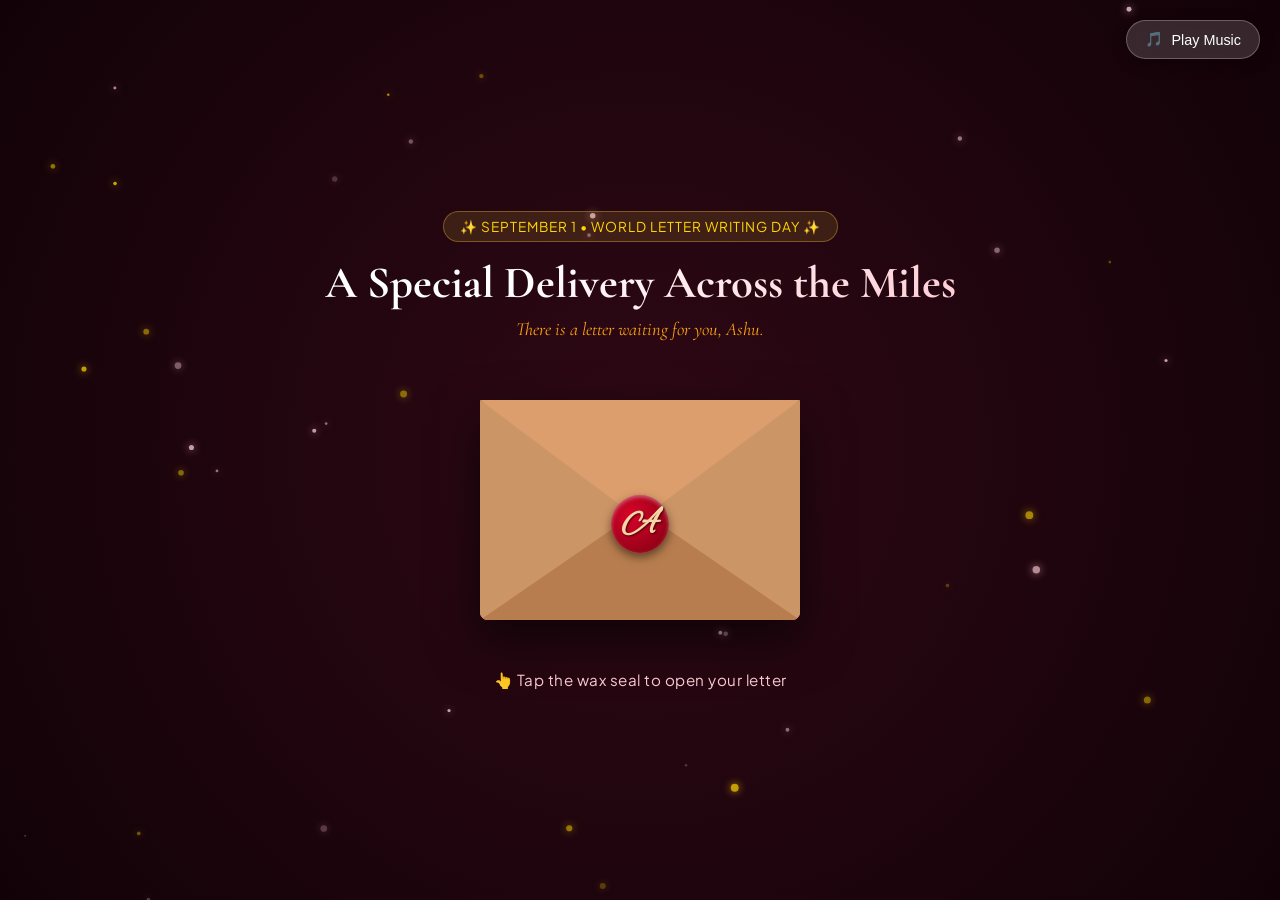
<file: index.html>
<!DOCTYPE html>
<html lang="en">
<head>
  <meta charset="UTF-8">
  <meta name="viewport" content="width=device-width, initial-scale=1.0">
  <title>A Letter for Ashu ✉️ | World Letter Writing Day</title>
  <link rel="preconnect" href="https://fonts.googleapis.com">
  <link rel="preconnect" href="https://fonts.gstatic.com" crossorigin>
  <link href="https://fonts.googleapis.com/css2?family=Alex+Brush&family=Cormorant+Garamond:ital,wght@0,400;0,600;0,700;1,400;1,600&family=Plus+Jakarta+Sans:wght@300;400;500;600&family=Sacramento&display=swap" rel="stylesheet">
  <link rel="stylesheet" href="style.css">
</head>
<body>
  <!-- Canvas for floating ambient particles -->
  <canvas id="ambient-canvas"></canvas>

  <!-- Sound Toggle Control -->
  <div class="music-controller">
    <button id="music-btn" title="Toggle Melodies">
      <span class="music-icon">🎵</span>
      <span class="music-label">Play Music</span>
    </button>
  </div>

  <!-- Animated Messenger Carrier Bird Flying Across the Sky -->
  <div class="messenger-bird-container" id="messenger-bird" title="Carrier Bird delivering letter to Ashu">
    <div class="bird-flight-wrapper">
      <svg class="carrier-bird-svg" viewBox="0 0 70 50" width="64" height="46">
        <!-- Back Wing -->
        <path class="bird-wing-back" d="M28 22 C18 6, 6 10, 2 18 C10 20, 20 22, 28 25 Z" fill="#e2e8f0"/>
        <!-- Bird Body -->
        <path class="bird-body" d="M20 25 C26 22, 38 22, 48 25 C54 27, 58 26, 56 23 C48 20, 40 19, 30 22 C24 18, 16 18, 8 23 C4 25, 2 28, 4 30 C10 28, 16 26, 20 25 Z" fill="#ffffff"/>
        <!-- Front Wing -->
        <path class="bird-wing-front" d="M26 23 C34 4, 46 6, 54 12 C46 17, 36 21, 28 24 Z" fill="#ffffff"/>
        <!-- Eye -->
        <circle cx="52" cy="23" r="1.2" fill="#2d1810"/>
        <!-- Beak -->
        <polygon points="55,23 61,25 55,27" fill="#fca311"/>
        <!-- Letter envelope carried in beak -->
        <g class="bird-envelope-carried" transform="translate(48, 25) scale(0.65)">
          <rect x="0" y="0" width="16" height="11" rx="1.5" fill="#fcf9f2" stroke="#d4af37" stroke-width="0.8"/>
          <polygon points="0,0 8,6 16,0" fill="#eedcc6" stroke="#d4af37" stroke-width="0.6"/>
          <circle cx="8" cy="6" r="1.5" fill="#e63946"/>
        </g>
      </svg>
    </div>
  </div>

  <div class="main-container">

    <!-- ================= INITIAL ENVELOPE SCREEN ================= -->
    <section id="envelope-section" class="screen-section active">
      <div class="floating-intro">
        <span class="tag-badge">✨ September 1 • World Letter Writing Day ✨</span>
        <h1 class="intro-title">A Special Delivery Across the Miles</h1>
        <p class="intro-sub">There is a letter waiting for you, Ashu.</p>
      </div>

      <div class="envelope-wrapper" id="envelope-wrapper">
        <div class="envelope" id="envelope">
          <div class="envelope-back"></div>
          <div class="envelope-letter-preview">
            <p class="preview-text">Dear Ashu...</p>
          </div>
          <div class="envelope-front"></div>
          <div class="envelope-top" id="envelope-top"></div>
          <div class="wax-seal" id="wax-seal" title="Click to open letter">
            <span class="seal-letter">A</span>
            <div class="seal-sparkle"></div>
          </div>
        </div>
      </div>
      <p class="tap-hint">👆 Tap the wax seal to open your letter</p>
    </section>

    <!-- ================= OPENED LETTER CONTENT SECTION ================= -->
    <section id="letter-section" class="screen-section hidden">
      <div class="letter-page-wrapper">
        
        <!-- Header Ribbon -->
        <div class="distance-ribbon">
          <div class="location-dot">
            <span class="dot-pulse"></span>
            <span>Rahad</span>
          </div>
          <div class="connection-line">
            <span class="plane-icon">✈️</span>
            <span class="heart-pulse">✉️</span>
          </div>
          <div class="location-dot">
            <span class="dot-pulse"></span>
            <span>Ashu</span>
          </div>
        </div>

        <!-- The Vintage Paper Letter -->
        <article class="parchment-letter">
          <div class="letter-stamp">
            <div class="stamp-inner">
              <span>SPECIAL DELIVERY</span>
              <strong>FRIENDSHIP</strong>
              <small>SEPT 1</small>
            </div>
          </div>

          <div class="letter-header">
            <h2 class="salutation">Dear Ashu,</h2>
            <div class="letter-date">World Letter Writing Day</div>
          </div>

          <div class="letter-body">
            <p class="letter-p">
              Today is <strong>World Letter Writing Day</strong>, and it felt like the perfect occasion to send a short, thoughtful note across the miles.
            </p>
            
            <p class="letter-p">
              Even though distance and busy daily schedules keep us in different places, I genuinely value our connection and friendship. It is always great catching up with you, and I truly appreciate your positive outlook, good conversations, and reliable presence.
            </p>

            <blockquote class="letter-quote">
              "Distance means very little when a friendship is built on mutual respect and good memories."
            </blockquote>

            <p class="letter-p">
              Life can move quickly with work and routine, but having dependable and sincere friends like you makes a meaningful difference. I hope everything is progressing well on your end with your projects, goals, and personal endeavors.
            </p>

            <p class="letter-p">
              Thank you for being a great friend, Ashu. Whenever you need someone to bounce ideas off of or simply catch up, don't hesitate to reach out. Let's make sure to stay connected and catch up properly soon.
            </p>
          </div>

          <div class="letter-footer">
            <p class="sign-off-title">Wishing you all the best,</p>
            <p class="sign-off-note">Warm regards and respect,</p>
            <div class="signature">Your Friend, Rahad ✨</div>
          </div>
        </article>

        <!-- Interactive Friendly Actions -->
        <div class="interactive-actions">
          <button id="send-hug-btn" class="action-pill-btn primary">
            <span class="btn-icon">🤝</span> Send Warm Regards & High-Five
          </button>
          <button id="toggle-reasons-btn" class="action-pill-btn secondary">
            <span class="btn-icon">📋</span> "Open When..." Helpful Notes
          </button>
        </div>

        <!-- ================= SECRET "OPEN WHEN" NOTES ================= -->
        <div id="secret-notes-container" class="secret-notes-container">
          <h3 class="section-heading">Notes for Whenever You Need Them 🕊️</h3>
          <div class="notes-grid">
            
            <div class="note-card" data-note="1">
              <div class="card-inner">
                <div class="card-front">
                  <span class="card-icon">☕</span>
                  <h4>Open when you need a break</h4>
                  <span class="tap-card-prompt">Tap to unfold</span>
                </div>
                <div class="card-back">
                  <p>Take a 5-minute breather, grab a warm cup of coffee or tea, and clear your head. You're doing great work, Ashu!</p>
                </div>
              </div>
            </div>

            <div class="note-card" data-note="2">
              <div class="card-inner">
                <div class="card-front">
                  <span class="card-icon">🎯</span>
                  <h4>Open when working on goals</h4>
                  <span class="tap-card-prompt">Tap to unfold</span>
                </div>
                <div class="card-back">
                  <p>Stay focused and stay consistent. With your discipline and dedication, you're bound to hit every milestone you set.</p>
                </div>
              </div>
            </div>

            <div class="note-card" data-note="3">
              <div class="card-inner">
                <div class="card-front">
                  <span class="card-icon">🌧️</span>
                  <h4>Open on a demanding day</h4>
                  <span class="tap-card-prompt">Tap to unfold</span>
                </div>
                <div class="card-back">
                  <p>Work and daily responsibilities can get overwhelming. Take things one step at a time—you've got the capability to handle it all.</p>
                </div>
              </div>
            </div>

            <div class="note-card" data-note="4">
              <div class="card-inner">
                <div class="card-front">
                  <span class="card-icon">💬</span>
                  <h4>Open when you want to catch up</h4>
                  <span class="tap-card-prompt">Tap to unfold</span>
                </div>
                <div class="card-back">
                  <p>Never hesitate to ping me or drop a call whenever you have free time. Always looking forward to our next conversation!</p>
                </div>
              </div>
            </div>

          </div>
        </div>

        <!-- ================= FRIENDSHIP CONNECTION CARD ================= -->
        <div class="promise-card">
          <div class="promise-icon">🤝</div>
          <h3>Staying Connected Across Distance</h3>
          <p>A good friendship doesn't require constant messages—it simply picks right back up whenever we connect.</p>
          <div class="love-counter">
            <span class="counter-badge">Distance: Many Miles</span>
            <span class="divider">•</span>
            <span class="counter-badge highlight">Connection: Always Strong</span>
          </div>
        </div>

        <!-- Footer -->
        <footer class="site-footer">
          <p>Sent with warm regards and friendship by Rahad for Ashu on World Letter Writing Day ✉️</p>
        </footer>

      </div>
    </section>

  </div>

  <!-- Floating Sparkle/Star Bursts Container -->
  <div id="heart-burst-zone"></div>

  <script src="script.js"></script>
</body>
</html>
</file>
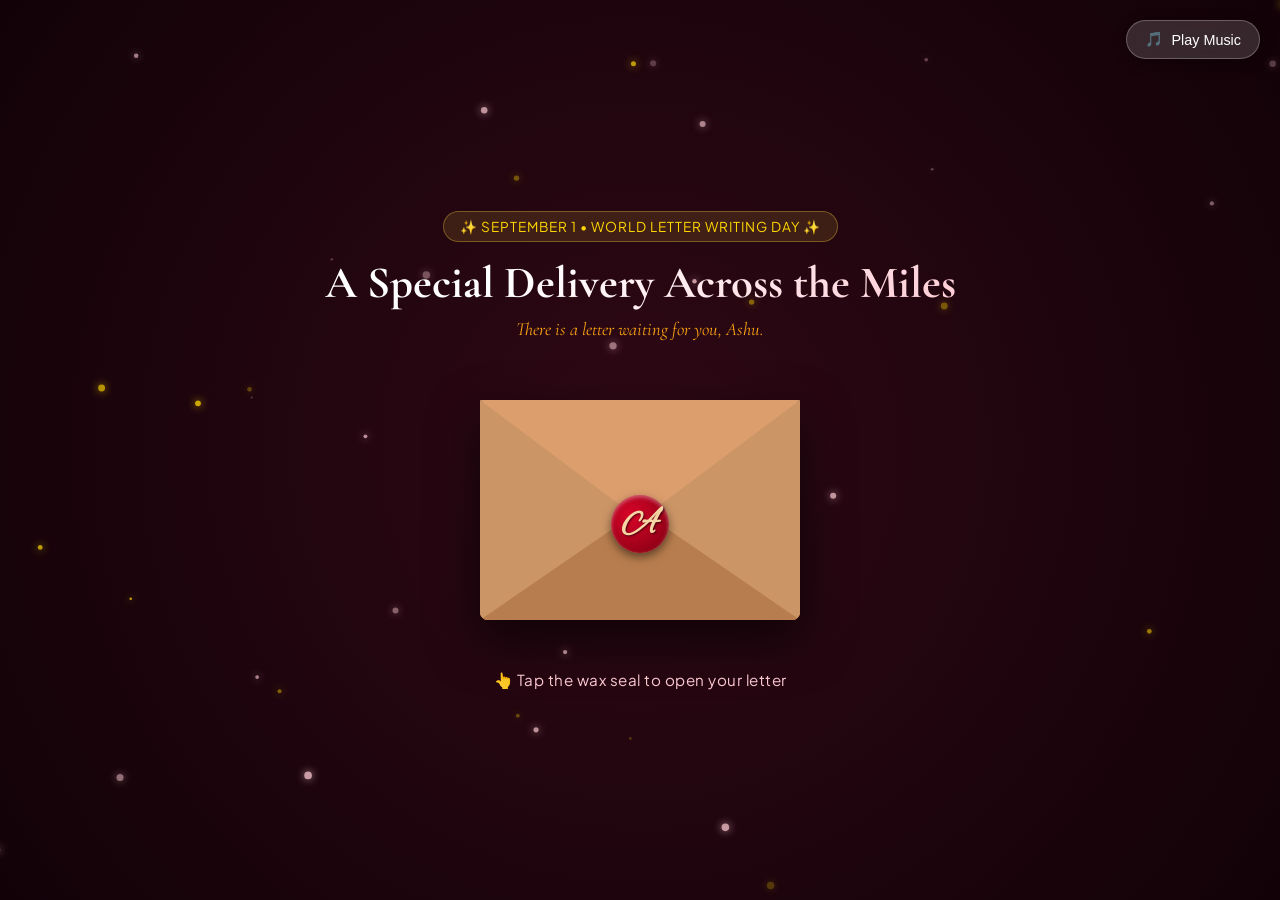
<file: love-letter-for-rani-single-file.html>
<!DOCTYPE html>
<html lang="en">
<head>
  <meta charset="UTF-8">
  <meta name="viewport" content="width=device-width, initial-scale=1.0">
  <title>A Letter for Ashu ✉️ | World Letter Writing Day</title>
  <link rel="preconnect" href="https://fonts.googleapis.com">
  <link rel="preconnect" href="https://fonts.gstatic.com" crossorigin>
  <link href="https://fonts.googleapis.com/css2?family=Alex+Brush&family=Cormorant+Garamond:ital,wght@0,400;0,600;0,700;1,400;1,600&family=Plus+Jakarta+Sans:wght@300;400;500;600&family=Sacramento&display=swap" rel="stylesheet">
  <style>
    :root {
      --primary-rose: #e63946;
      --deep-wine: #2b0914;
      --bg-gradient: radial-gradient(circle at center, #2e0815 0%, #120208 100%);
      --parchment-bg: #fcf9f2;
      --parchment-border: #eedcc6;
      --text-dark: #2d1810;
      --text-muted: #6e5449;
      --gold-accent: #d4af37;
      --gold-glow: rgba(212, 175, 55, 0.4);
      --wax-red: #9e1b26;
      --wax-dark: #6e0d16;
      --shadow-soft: 0 10px 30px rgba(0, 0, 0, 0.35);
      --shadow-deep: 0 20px 50px rgba(0, 0, 0, 0.6);
      --card-bg: rgba(255, 255, 255, 0.07);
    }
    * { margin: 0; padding: 0; box-sizing: border-box; }
    body {
      font-family: 'Plus Jakarta Sans', sans-serif;
      background: var(--bg-gradient);
      color: #fff;
      min-height: 100vh;
      overflow-x: hidden;
      position: relative;
    }
    #ambient-canvas {
      position: fixed;
      top: 0; left: 0;
      width: 100vw; height: 100vh;
      pointer-events: none;
      z-index: 1;
    }
    .music-controller {
      position: fixed;
      top: 20px; right: 20px;
      z-index: 100;
    }
    #music-btn {
      background: rgba(255, 255, 255, 0.15);
      backdrop-filter: blur(10px);
      border: 1px solid rgba(255, 255, 255, 0.25);
      color: #fff;
      padding: 10px 18px;
      border-radius: 30px;
      cursor: pointer;
      display: flex;
      align-items: center;
      gap: 8px;
      font-size: 0.9rem;
      font-weight: 500;
      transition: all 0.3s cubic-bezier(0.175, 0.885, 0.32, 1.275);
      box-shadow: 0 4px 15px rgba(0, 0, 0, 0.3);
    }
    #music-btn:hover {
      background: rgba(230, 57, 70, 0.4);
      transform: translateY(-2px);
      box-shadow: 0 6px 20px rgba(230, 57, 70, 0.4);
    }
    #music-btn.playing {
      background: rgba(230, 57, 70, 0.8);
      box-shadow: 0 0 20px rgba(230, 57, 70, 0.6);
      animation: pulseButton 2s infinite;
    }
    @keyframes pulseButton {
      0%, 100% { transform: scale(1); }
      50% { transform: scale(1.04); }
    }
    .main-container {
      position: relative;
      z-index: 10;
      min-height: 100vh;
      display: flex;
      justify-content: center;
      align-items: center;
      padding: 40px 20px;
    }
    .screen-section {
      width: 100%;
      max-width: 780px;
      transition: opacity 0.8s ease, transform 0.8s ease;
    }
    .screen-section.hidden {
      display: none;
      opacity: 0;
      transform: translateY(30px);
    }
    .screen-section.active {
      display: flex;
      flex-direction: column;
      align-items: center;
      opacity: 1;
      transform: translateY(0);
    }
    .floating-intro {
      text-align: center;
      margin-bottom: 40px;
      animation: fadeInDown 1.2s ease;
    }
    .tag-badge {
      display: inline-block;
      background: rgba(212, 175, 55, 0.15);
      border: 1px solid rgba(212, 175, 55, 0.4);
      color: #ffd700;
      font-size: 0.85rem;
      padding: 6px 16px;
      border-radius: 20px;
      letter-spacing: 1px;
      text-transform: uppercase;
      margin-bottom: 14px;
    }
    .intro-title {
      font-family: 'Cormorant Garamond', serif;
      font-size: 2.8rem;
      font-weight: 700;
      background: linear-gradient(135deg, #ffffff 30%, #ffccd5 100%);
      -webkit-background-clip: text;
      -webkit-text-fill-color: transparent;
      margin-bottom: 8px;
    }
    .intro-sub {
      color: #fca311;
      font-size: 1.15rem;
      font-style: italic;
      font-family: 'Cormorant Garamond', serif;
    }
    .envelope-wrapper {
      perspective: 1000px;
      margin: 20px 0;
      cursor: pointer;
    }
    .envelope {
      position: relative;
      width: 320px;
      height: 220px;
      background: #d4a373;
      border-radius: 8px;
      box-shadow: var(--shadow-deep);
      transition: transform 0.4s ease;
    }
    .envelope:hover { transform: translateY(-8px) scale(1.02); }
    .envelope-back {
      position: absolute;
      top: 0; left: 0;
      width: 100%; height: 100%;
      background: #bc8a5f;
      border-radius: 8px;
      z-index: 1;
    }
    .envelope-letter-preview {
      position: absolute;
      top: 8px; left: 15px;
      width: 290px; height: 180px;
      background: #fffdfa;
      border-radius: 4px;
      z-index: 2;
      box-shadow: 0 2px 8px rgba(0,0,0,0.15);
      display: flex;
      justify-content: center;
      align-items: center;
      transition: transform 0.8s ease;
    }
    .preview-text {
      font-family: 'Sacramento', cursive;
      font-size: 1.8rem;
      color: #8b0000;
    }
    .envelope-front {
      position: absolute;
      bottom: 0; left: 0;
      width: 0; height: 0;
      border-left: 160px solid #cc9566;
      border-right: 160px solid #cc9566;
      border-bottom: 110px solid #b87d4e;
      border-top: 110px solid transparent;
      border-radius: 0 0 8px 8px;
      z-index: 3;
    }
    .envelope-top {
      position: absolute;
      top: 0; left: 0;
      width: 0; height: 0;
      border-left: 160px solid transparent;
      border-right: 160px solid transparent;
      border-top: 120px solid #dd9e6d;
      transform-origin: top;
      transition: transform 0.6s 0.2s ease;
      z-index: 4;
    }
    .wax-seal {
      position: absolute;
      top: 95px; left: 50%;
      transform: translateX(-50%);
      width: 58px; height: 58px;
      background: radial-gradient(circle at 35% 35%, #d90429, #7a0010);
      border-radius: 50%;
      box-shadow: 0 4px 10px rgba(0,0,0,0.5), inset 0 2px 4px rgba(255,255,255,0.4);
      z-index: 10;
      display: flex;
      justify-content: center;
      align-items: center;
      cursor: pointer;
      transition: transform 0.3s cubic-bezier(0.175, 0.885, 0.32, 1.275);
    }
    .wax-seal:hover {
      transform: translateX(-50%) scale(1.15);
      box-shadow: 0 0 20px rgba(230, 57, 70, 0.8);
    }
    .seal-letter {
      font-family: 'Alex Brush', cursive;
      font-size: 2.2rem;
      font-weight: bold;
      color: #f7d6a5;
      text-shadow: 1px 1px 2px rgba(0, 0, 0, 0.6);
      user-select: none;
    }
    .envelope.open .envelope-top {
      transform: rotateX(180deg);
      z-index: 1;
    }
    .envelope.open .wax-seal {
      transform: translateX(-50%) scale(0);
      opacity: 0;
    }
    .envelope.open .envelope-letter-preview {
      transform: translateY(-100px);
    }
    .tap-hint {
      margin-top: 30px;
      font-size: 0.95rem;
      color: #ffccd5;
      letter-spacing: 0.5px;
      animation: pulseHint 2s infinite ease-in-out;
    }
    @keyframes pulseHint {
      0%, 100% { opacity: 0.6; transform: translateY(0); }
      50% { opacity: 1; transform: translateY(-4px); }
    }
    .letter-page-wrapper {
      width: 100%;
      display: flex;
      flex-direction: column;
      gap: 35px;
    }
    .distance-ribbon {
      background: rgba(255, 255, 255, 0.06);
      backdrop-filter: blur(12px);
      border: 1px solid rgba(255, 255, 255, 0.12);
      border-radius: 50px;
      padding: 12px 25px;
      display: flex;
      align-items: center;
      justify-content: space-between;
      box-shadow: var(--shadow-soft);
    }
    .location-dot {
      display: flex;
      align-items: center;
      gap: 8px;
      font-weight: 500;
      font-size: 0.9rem;
      color: #ffcad4;
    }
    .dot-pulse {
      width: 10px; height: 10px;
      background: #e63946;
      border-radius: 50%;
      box-shadow: 0 0 10px #e63946;
      animation: radarPulse 1.5s infinite;
    }
    @keyframes radarPulse {
      0% { transform: scale(0.9); opacity: 0.8; }
      50% { transform: scale(1.4); opacity: 1; }
      100% { transform: scale(0.9); opacity: 0.8; }
    }
    .connection-line {
      flex-grow: 1;
      margin: 0 20px;
      border-bottom: 2px dashed rgba(255, 255, 255, 0.3);
      position: relative;
      display: flex;
      justify-content: center;
      align-items: center;
    }
    .heart-pulse {
      position: absolute;
      top: -12px;
      font-size: 1.1rem;
      animation: travelHeart 3s infinite ease-in-out alternate;
    }
    @keyframes travelHeart {
      0% { transform: translateX(-80px); }
      100% { transform: translateX(80px); }
    }
    .parchment-letter {
      background: var(--parchment-bg);
      color: var(--text-dark);
      padding: 55px 50px;
      border-radius: 12px;
      position: relative;
      box-shadow: var(--shadow-deep), 0 0 40px rgba(212, 175, 55, 0.2);
      border: 1px solid var(--parchment-border);
      background-image: radial-gradient(#ece1cf 1px, transparent 1px);
      background-size: 20px 20px;
    }
    .parchment-letter::before {
      content: '';
      position: absolute;
      top: 12px; bottom: 12px; left: 12px; right: 12px;
      border: 1px solid rgba(139, 94, 60, 0.15);
      border-radius: 8px;
      pointer-events: none;
    }
    .letter-stamp {
      position: absolute;
      top: 30px; right: 35px;
      width: 80px; height: 90px;
      border: 2px dashed #b08968;
      padding: 4px;
      transform: rotate(6deg);
      opacity: 0.85;
    }
    .stamp-inner {
      width: 100%; height: 100%;
      background: rgba(176, 137, 104, 0.12);
      display: flex;
      flex-direction: column;
      align-items: center;
      justify-content: center;
      font-size: 0.6rem;
      text-align: center;
      color: #7f4f24;
      line-height: 1.2;
    }
    .stamp-inner strong {
      font-size: 0.75rem;
      margin: 2px 0;
      color: #9e1b26;
    }
    .letter-header { margin-bottom: 30px; }
    .salutation {
      font-family: 'Alex Brush', cursive;
      font-size: 3.5rem;
      color: #8b1e28;
      font-weight: normal;
      line-height: 1;
    }
    .letter-date {
      font-family: 'Cormorant Garamond', serif;
      font-size: 1rem;
      font-style: italic;
      color: var(--text-muted);
      margin-top: 5px;
    }
    .letter-body {
      font-family: 'Cormorant Garamond', serif;
      font-size: 1.35rem;
      line-height: 1.85;
      color: #2b170e;
    }
    .letter-p {
      margin-bottom: 22px;
      text-align: justify;
    }
    .letter-quote {
      margin: 30px 0;
      padding: 16px 24px;
      border-left: 3px solid #8b1e28;
      background: rgba(139, 30, 40, 0.04);
      font-style: italic;
      font-size: 1.4rem;
      color: #8b1e28;
      border-radius: 0 8px 8px 0;
    }
    .letter-footer {
      margin-top: 40px;
      padding-top: 25px;
      border-top: 1px dashed rgba(139, 94, 60, 0.3);
    }
    .sign-off-title {
      font-weight: 700;
      font-size: 1.2rem;
      color: #8b1e28;
    }
    .sign-off-note {
      font-size: 1.15rem;
      font-style: italic;
      margin-top: 4px;
      color: var(--text-muted);
    }
    .signature {
      font-family: 'Sacramento', cursive;
      font-size: 2.8rem;
      color: #8b1e28;
      margin-top: 10px;
    }
    .interactive-actions {
      display: flex;
      gap: 16px;
      justify-content: center;
      flex-wrap: wrap;
    }
    .action-pill-btn {
      padding: 14px 28px;
      border-radius: 50px;
      font-size: 1rem;
      font-weight: 600;
      cursor: pointer;
      display: inline-flex;
      align-items: center;
      gap: 10px;
      transition: all 0.3s ease;
      border: none;
      box-shadow: var(--shadow-soft);
    }
    .action-pill-btn.primary {
      background: linear-gradient(135deg, #e63946 0%, #c1121f 100%);
      color: #fff;
    }
    .action-pill-btn.primary:hover {
      transform: translateY(-3px) scale(1.03);
      box-shadow: 0 8px 25px rgba(230, 57, 70, 0.5);
    }
    .action-pill-btn.secondary {
      background: rgba(255, 255, 255, 0.12);
      color: #fff;
      border: 1px solid rgba(255, 255, 255, 0.25);
      backdrop-filter: blur(10px);
    }
    .action-pill-btn.secondary:hover {
      background: rgba(255, 255, 255, 0.2);
      transform: translateY(-3px);
    }
    .secret-notes-container {
      margin-top: 15px;
      text-align: center;
    }
    .section-heading {
      font-family: 'Cormorant Garamond', serif;
      font-size: 2rem;
      margin-bottom: 25px;
      color: #ffccd5;
    }
    .notes-grid {
      display: grid;
      grid-template-columns: repeat(auto-fit, minmax(240px, 1fr));
      gap: 20px;
    }
    .note-card {
      height: 180px;
      perspective: 1000px;
      cursor: pointer;
    }
    .card-inner {
      position: relative;
      width: 100%; height: 100%;
      text-align: center;
      transition: transform 0.6s cubic-bezier(0.4, 0.2, 0.2, 1);
      transform-style: preserve-3d;
      border-radius: 14px;
    }
    .note-card.flipped .card-inner { transform: rotateY(180deg); }
    .card-front, .card-back {
      position: absolute;
      width: 100%; height: 100%;
      backface-visibility: hidden;
      border-radius: 14px;
      padding: 24px 20px;
      display: flex;
      flex-direction: column;
      justify-content: center;
      align-items: center;
    }
    .card-front {
      background: rgba(255, 255, 255, 0.08);
      backdrop-filter: blur(10px);
      border: 1px solid rgba(255, 255, 255, 0.18);
      box-shadow: var(--shadow-soft);
      color: #fff;
    }
    .card-icon { font-size: 2.2rem; margin-bottom: 10px; }
    .card-front h4 { font-size: 1.05rem; font-weight: 600; margin-bottom: 8px; }
    .tap-card-prompt { font-size: 0.8rem; color: #fca311; text-transform: uppercase; letter-spacing: 0.8px; }
    .card-back {
      background: #fdfaf6;
      color: #2b170e;
      transform: rotateY(180deg);
      border: 1px solid #eedcc6;
      box-shadow: var(--shadow-soft);
    }
    .card-back p {
      font-family: 'Cormorant Garamond', serif;
      font-size: 1.15rem;
      line-height: 1.5;
      font-weight: 600;
    }
    .promise-card {
      background: rgba(255, 255, 255, 0.06);
      backdrop-filter: blur(12px);
      border: 1px solid rgba(255, 255, 255, 0.12);
      border-radius: 16px;
      padding: 35px 30px;
      text-align: center;
      box-shadow: var(--shadow-soft);
    }
    .promise-icon { font-size: 2.4rem; margin-bottom: 12px; }
    .promise-card h3 {
      font-family: 'Cormorant Garamond', serif;
      font-size: 1.9rem;
      color: #ffd700;
      margin-bottom: 10px;
    }
    .promise-card p {
      color: #f0e6e8;
      font-size: 1.05rem;
      margin-bottom: 20px;
    }
    .love-counter {
      display: inline-flex;
      align-items: center;
      gap: 12px;
      background: rgba(0, 0, 0, 0.3);
      padding: 10px 22px;
      border-radius: 30px;
      border: 1px solid rgba(255, 255, 255, 0.1);
      font-size: 0.95rem;
    }
    .counter-badge.highlight { color: #ffd700; font-weight: 700; }
    .divider { color: rgba(255, 255, 255, 0.3); }
    .site-footer {
      text-align: center;
      padding: 20px 0;
      color: rgba(255, 255, 255, 0.5);
      font-size: 0.9rem;
    }
    #heart-burst-zone {
      position: fixed;
      top: 0; left: 0;
      width: 100vw; height: 100vh;
      pointer-events: none;
      z-index: 999;
    }
    .floating-heart-burst {
      position: absolute;
      pointer-events: none;
      animation: floatUpBurst 2.5s ease-out forwards;
    }
    @keyframes floatUpBurst {
      0% { opacity: 1; transform: translateY(0) scale(0.5) rotate(0deg); }
      50% { opacity: 0.9; }
      100% { opacity: 0; transform: translateY(-280px) scale(1.6) rotate(35deg); }
    }
    @media (max-width: 600px) {
      .intro-title { font-size: 2.1rem; }
      .envelope { width: 280px; height: 190px; }
      .envelope-letter-preview { width: 250px; height: 155px; }
      .envelope-front { border-left: 140px solid #cc9566; border-right: 140px solid #cc9566; border-bottom: 95px solid #b87d4e; border-top: 95px solid transparent; }
      .envelope-top { border-left: 140px solid transparent; border-right: 140px solid transparent; border-top: 105px solid #dd9e6d; }
      .parchment-letter { padding: 35px 22px; }
      .salutation { font-size: 2.8rem; }
      .letter-body { font-size: 1.18rem; line-height: 1.7; }
      .letter-stamp { width: 65px; height: 75px; top: 20px; right: 15px; }
      .action-pill-btn { width: 100%; justify-content: center; }
    }

    /* Messenger bird styles */
    .messenger-bird-container {
      position: fixed;
      top: 14%;
      left: -120px;
      z-index: 50;
      pointer-events: auto;
      cursor: pointer;
      animation: birdFlyAcross 16s cubic-bezier(0.4, 0, 0.2, 1) infinite;
      filter: drop-shadow(0 4px 10px rgba(0, 0, 0, 0.4));
      transition: transform 0.3s ease;
    }
    .bird-flight-wrapper {
      animation: birdUndulation 2.4s ease-in-out infinite alternate;
    }
    .bird-wing-front {
      transform-origin: 28px 24px;
      animation: flapFrontWing 0.38s ease-in-out infinite alternate;
    }
    .bird-wing-back {
      transform-origin: 28px 25px;
      animation: flapBackWing 0.38s ease-in-out infinite alternate;
    }
    @keyframes flapFrontWing {
      0% { transform: rotate(0deg) scaleY(1); }
      100% { transform: rotate(-50deg) scaleY(0.35); }
    }
    @keyframes flapBackWing {
      0% { transform: rotate(0deg) scaleY(1); }
      100% { transform: rotate(45deg) scaleY(0.4); }
    }
    @keyframes birdFlyAcross {
      0% { transform: translate(-100px, 30px) scale(0.85); opacity: 0; }
      4% { opacity: 1; }
      20% { transform: translate(22vw, -25px) scale(0.95); }
      45% { transform: translate(48vw, 45px) scale(1); }
      70% { transform: translate(75vw, -15px) scale(0.9); }
      94% { opacity: 1; }
      100% { transform: translate(115vw, 20px) scale(0.75); opacity: 0; }
    }
    @keyframes birdUndulation {
      0% { transform: translateY(0px) rotate(4deg); }
      50% { transform: translateY(-12px) rotate(-3deg); }
      100% { transform: translateY(6px) rotate(2deg); }
    }
    .messenger-bird-container:hover { filter: drop-shadow(0 6px 16px rgba(255, 215, 0, 0.6)); }
    .messenger-bird-container.spin-loop { animation-play-state: paused; }
    .messenger-bird-container.spin-loop .bird-flight-wrapper { animation: birdSpin 0.7s ease-in-out; }
    @keyframes birdSpin {
      0% { transform: rotate(0deg) scale(1); }
      50% { transform: rotate(180deg) scale(1.3); }
      100% { transform: rotate(360deg) scale(1); }
    }
  </style>
</head>
<body>
  <canvas id="ambient-canvas"></canvas>

  <div class="music-controller">
    <button id="music-btn" title="Toggle Melodies">
      <span class="music-icon">🎵</span>
      <span class="music-label">Play Music</span>
    </button>
  </div>

  <!-- Animated Messenger Carrier Bird Flying Across the Sky -->
  <div class="messenger-bird-container" id="messenger-bird" title="Carrier Bird delivering letter to Ashu">
    <div class="bird-flight-wrapper">
      <svg class="carrier-bird-svg" viewBox="0 0 70 50" width="64" height="46">
        <path class="bird-wing-back" d="M28 22 C18 6, 6 10, 2 18 C10 20, 20 22, 28 25 Z" fill="#e2e8f0"/>
        <path class="bird-body" d="M20 25 C26 22, 38 22, 48 25 C54 27, 58 26, 56 23 C48 20, 40 19, 30 22 C24 18, 16 18, 8 23 C4 25, 2 28, 4 30 C10 28, 16 26, 20 25 Z" fill="#ffffff"/>
        <path class="bird-wing-front" d="M26 23 C34 4, 46 6, 54 12 C46 17, 36 21, 28 24 Z" fill="#ffffff"/>
        <circle cx="52" cy="23" r="1.2" fill="#2d1810"/>
        <polygon points="55,23 61,25 55,27" fill="#fca311"/>
        <g class="bird-envelope-carried" transform="translate(48, 25) scale(0.65)">
          <rect x="0" y="0" width="16" height="11" rx="1.5" fill="#fcf9f2" stroke="#d4af37" stroke-width="0.8"/>
          <polygon points="0,0 8,6 16,0" fill="#eedcc6" stroke="#d4af37" stroke-width="0.6"/>
          <circle cx="8" cy="6" r="1.5" fill="#e63946"/>
        </g>
      </svg>
    </div>
  </div>

  <div class="main-container">
    <!-- ENVELOPE SCREEN -->
    <section id="envelope-section" class="screen-section active">
      <div class="floating-intro">
        <span class="tag-badge">✨ September 1 • World Letter Writing Day ✨</span>
        <h1 class="intro-title">A Special Delivery Across the Miles</h1>
        <p class="intro-sub">There is a letter waiting for you, Ashu.</p>
      </div>

      <div class="envelope-wrapper" id="envelope-wrapper">
        <div class="envelope" id="envelope">
          <div class="envelope-back"></div>
          <div class="envelope-letter-preview">
            <p class="preview-text">Dear Ashu...</p>
          </div>
          <div class="envelope-front"></div>
          <div class="envelope-top" id="envelope-top"></div>
          <div class="wax-seal" id="wax-seal" title="Click to open letter">
            <span class="seal-letter">A</span>
          </div>
        </div>
      </div>
      <p class="tap-hint">👆 Tap the wax seal to open your letter</p>
    </section>

    <!-- LETTER SECTION -->
    <section id="letter-section" class="screen-section hidden">
      <div class="letter-page-wrapper">
        
        <div class="distance-ribbon">
          <div class="location-dot">
            <span class="dot-pulse"></span>
            <span>Rahad</span>
          </div>
          <div class="connection-line">
            <span class="plane-icon">✈️</span>
            <span class="heart-pulse">✉️</span>
          </div>
          <div class="location-dot">
            <span class="dot-pulse"></span>
            <span>Ashu</span>
          </div>
        </div>

        <article class="parchment-letter">
          <div class="letter-stamp">
            <div class="stamp-inner">
              <span>SPECIAL DELIVERY</span>
              <strong>FRIENDSHIP</strong>
              <small>SEPT 1</small>
            </div>
          </div>

          <div class="letter-header">
            <h2 class="salutation">Dear Ashu,</h2>
            <div class="letter-date">World Letter Writing Day</div>
          </div>

          <div class="letter-body">
            <p class="letter-p">
              Today is <strong>World Letter Writing Day</strong>, and it felt like the perfect occasion to send a short, thoughtful note across the miles.
            </p>
            
            <p class="letter-p">
              Even though distance and busy daily schedules keep us in different places, I genuinely value our connection and friendship. It is always great catching up with you, and I truly appreciate your positive outlook, good conversations, and reliable presence.
            </p>

            <blockquote class="letter-quote">
              "Distance means very little when a friendship is built on mutual respect and good memories."
            </blockquote>

            <p class="letter-p">
              Life can move quickly with work and routine, but having dependable and sincere friends like you makes a meaningful difference. I hope everything is progressing well on your end with your projects, goals, and personal endeavors.
            </p>

            <p class="letter-p">
              Thank you for being a great friend, Ashu. Whenever you need someone to bounce ideas off of or simply catch up, don't hesitate to reach out. Let's make sure to stay connected and catch up properly soon.
            </p>
          </div>

          <div class="letter-footer">
            <p class="sign-off-title">Wishing you all the best,</p>
            <p class="sign-off-note">Warm regards and respect,</p>
            <div class="signature">Your Friend, Rahad ✨</div>
          </div>
        </article>

        <div class="interactive-actions">
          <button id="send-hug-btn" class="action-pill-btn primary">
            <span class="btn-icon">🤝</span> Send Warm Regards & High-Five
          </button>
          <button id="toggle-reasons-btn" class="action-pill-btn secondary">
            <span class="btn-icon">📋</span> "Open When..." Helpful Notes
          </button>
        </div>

        <div id="secret-notes-container" class="secret-notes-container">
          <h3 class="section-heading">Notes for Whenever You Need Them 🕊️</h3>
          <div class="notes-grid">
            <div class="note-card" data-note="1">
              <div class="card-inner">
                <div class="card-front">
                  <span class="card-icon">☕</span>
                  <h4>Open when you need a break</h4>
                  <span class="tap-card-prompt">Tap to unfold</span>
                </div>
                <div class="card-back">
                  <p>Take a 5-minute breather, grab a warm cup of coffee or tea, and clear your head. You're doing great work, Ashu!</p>
                </div>
              </div>
            </div>
            <div class="note-card" data-note="2">
              <div class="card-inner">
                <div class="card-front">
                  <span class="card-icon">🎯</span>
                  <h4>Open when working on goals</h4>
                  <span class="tap-card-prompt">Tap to unfold</span>
                </div>
                <div class="card-back">
                  <p>Stay focused and stay consistent. With your discipline and dedication, you're bound to hit every milestone you set.</p>
                </div>
              </div>
            </div>
            <div class="note-card" data-note="3">
              <div class="card-inner">
                <div class="card-front">
                  <span class="card-icon">🌧️</span>
                  <h4>Open on a demanding day</h4>
                  <span class="tap-card-prompt">Tap to unfold</span>
                </div>
                <div class="card-back">
                  <p>Work and daily responsibilities can get overwhelming. Take things one step at a time—you've got the capability to handle it all.</p>
                </div>
              </div>
            </div>
            <div class="note-card" data-note="4">
              <div class="card-inner">
                <div class="card-front">
                  <span class="card-icon">💬</span>
                  <h4>Open when you want to catch up</h4>
                  <span class="tap-card-prompt">Tap to unfold</span>
                </div>
                <div class="card-back">
                  <p>Never hesitate to ping me or drop a call whenever you have free time. Always looking forward to our next conversation!</p>
                </div>
              </div>
            </div>
          </div>
        </div>

        <div class="promise-card">
          <div class="promise-icon">🤝</div>
          <h3>Staying Connected Across Distance</h3>
          <p>A good friendship doesn't require constant messages—it simply picks right back up whenever we connect.</p>
          <div class="love-counter">
            <span class="counter-badge">Distance: Many Miles</span>
            <span class="divider">•</span>
            <span class="counter-badge highlight">Connection: Always Strong</span>
          </div>
        </div>

        <footer class="site-footer">
          <p>Sent with warm regards and friendship by Rahad for Ashu on World Letter Writing Day ✉️</p>
        </footer>

      </div>
    </section>
  </div>

  <div id="heart-burst-zone"></div>

  <script>
    document.addEventListener('DOMContentLoaded', () => {
      const envelopeWrapper = document.getElementById('envelope-wrapper');
      const waxSeal = document.getElementById('wax-seal');
      const envelope = document.getElementById('envelope');
      const envelopeSection = document.getElementById('envelope-section');
      const letterSection = document.getElementById('letter-section');
      const musicBtn = document.getElementById('music-btn');
      const sendHugBtn = document.getElementById('send-hug-btn');
      const toggleReasonsBtn = document.getElementById('toggle-reasons-btn');
      const secretNotesContainer = document.getElementById('secret-notes-container');
      const noteCards = document.querySelectorAll('.note-card');
      const burstZone = document.getElementById('heart-burst-zone');
      const messengerBird = document.getElementById('messenger-bird');

      if (messengerBird) {
        messengerBird.addEventListener('click', (e) => {
          e.stopPropagation();
          messengerBird.classList.add('spin-loop');
          playHarpChime();
          const rect = messengerBird.getBoundingClientRect();
          triggerHeartExplosion(rect.left + rect.width / 2, rect.top + rect.height / 2, 15);
          setTimeout(() => {
            messengerBird.classList.remove('spin-loop');
          }, 750);
        });
      }

      let isOpening = false;
      function openLetter() {
        if (isOpening) return;
        isOpening = true;
        envelope.classList.add('open');
        triggerHeartExplosion(window.innerWidth / 2, window.innerHeight / 2, 25);
        playSealBreakChime();
        if (!isPlayingMusic) toggleMusic();

        setTimeout(() => {
          envelopeSection.style.opacity = '0';
          envelopeSection.style.transform = 'translateY(-30px)';
          setTimeout(() => {
            envelopeSection.classList.remove('active');
            envelopeSection.classList.add('hidden');
            letterSection.classList.remove('hidden');
            letterSection.classList.add('active');
            window.scrollTo({ top: 0, behavior: 'smooth' });
            triggerHeartExplosion(window.innerWidth / 2, 200, 30);
          }, 700);
        }, 1200);
      }

      if (waxSeal) waxSeal.addEventListener('click', openLetter);
      if (envelopeWrapper) envelopeWrapper.addEventListener('click', openLetter);

      noteCards.forEach(card => {
        card.addEventListener('click', () => {
          card.classList.toggle('flipped');
          playSoftClickTone();
        });
      });

      if (toggleReasonsBtn) {
        toggleReasonsBtn.addEventListener('click', () => {
          secretNotesContainer.scrollIntoView({ behavior: 'smooth' });
        });
      }

      if (sendHugBtn) {
        sendHugBtn.addEventListener('click', () => {
          const rect = sendHugBtn.getBoundingClientRect();
          triggerHeartExplosion(rect.left + rect.width / 2, rect.top, 35);
          playHarpChime();
          sendHugBtn.innerHTML = '<span class="btn-icon">🤝</span> Warm Regards Sent to Ashu!';
          setTimeout(() => {
            sendHugBtn.innerHTML = '<span class="btn-icon">🤝</span> Send Regards Again';
          }, 2500);
        });
      }

      function triggerHeartExplosion(originX, originY, count = 20) {
        const emojis = ['✨', '⭐', '✉️', '🤝', '☕', '💡', '🎉', '🌟'];
        for (let i = 0; i < count; i++) {
          const heart = document.createElement('div');
          heart.className = 'floating-heart-burst';
          heart.textContent = emojis[Math.floor(Math.random() * emojis.length)];
          const spreadX = (Math.random() - 0.5) * 320;
          const spreadY = (Math.random() - 0.5) * 100;
          const size = Math.random() * 1.5 + 1.2;
          const duration = Math.random() * 1.5 + 1.5;
          heart.style.left = `${originX + spreadX}px`;
          heart.style.top = `${originY + spreadY}px`;
          heart.style.fontSize = `${size}rem`;
          heart.style.animationDuration = `${duration}s`;
          burstZone.appendChild(heart);
          setTimeout(() => heart.remove(), duration * 1000);
        }
      }

      let audioCtx = null;
      let isPlayingMusic = false;
      let musicInterval = null;

      function initAudioContext() {
        if (!audioCtx) {
          const AudioContext = window.AudioContext || window.webkitAudioContext;
          audioCtx = new AudioContext();
        }
        if (audioCtx.state === 'suspended') audioCtx.resume();
      }

      const romanticMelody = [
        { freq: 261.63, delay: 0 },
        { freq: 329.63, delay: 400 },
        { freq: 392.00, delay: 800 },
        { freq: 523.25, delay: 1200 },
        { freq: 440.00, delay: 1800 },
        { freq: 349.23, delay: 2400 },
        { freq: 392.00, delay: 3000 },
        { freq: 493.88, delay: 3600 },
        { freq: 523.25, delay: 4200 },
        { freq: 392.00, delay: 4800 },
      ];

      function playTone(freq, type = 'sine', duration = 1.6, volume = 0.08) {
        if (!audioCtx) return;
        try {
          const osc = audioCtx.createOscillator();
          const gain = audioCtx.createGain();
          osc.type = type;
          osc.frequency.setValueAtTime(freq, audioCtx.currentTime);
          gain.gain.setValueAtTime(0, audioCtx.currentTime);
          gain.gain.linearRampToValueAtTime(volume, audioCtx.currentTime + 0.15);
          gain.gain.exponentialRampToValueAtTime(0.0001, audioCtx.currentTime + duration);
          osc.connect(gain);
          gain.connect(audioCtx.destination);
          osc.start();
          osc.stop(audioCtx.currentTime + duration);
        } catch (e) {}
      }

      function playSealBreakChime() {
        initAudioContext();
        playTone(523.25, 'sine', 0.8, 0.1);
        setTimeout(() => playTone(659.25, 'sine', 1.0, 0.1), 150);
        setTimeout(() => playTone(783.99, 'sine', 1.4, 0.12), 300);
      }

      function playSoftClickTone() {
        initAudioContext();
        playTone(440, 'triangle', 0.25, 0.04);
      }

      function playHarpChime() {
        initAudioContext();
        [523.25, 659.25, 783.99, 1046.50].forEach((freq, idx) => {
          setTimeout(() => playTone(freq, 'sine', 1.2, 0.08), idx * 80);
        });
      }

      function playMelodyLoop() {
        romanticMelody.forEach(note => {
          setTimeout(() => {
            if (isPlayingMusic) playTone(note.freq, 'sine', 2.2, 0.05);
          }, note.delay);
        });
      }

      function toggleMusic() {
        initAudioContext();
        isPlayingMusic = !isPlayingMusic;
        if (isPlayingMusic) {
          musicBtn.classList.add('playing');
          musicBtn.querySelector('.music-label').textContent = 'Music Playing 🎶';
          playMelodyLoop();
          musicInterval = setInterval(playMelodyLoop, 5600);
        } else {
          musicBtn.classList.remove('playing');
          musicBtn.querySelector('.music-label').textContent = 'Play Music';
          clearInterval(musicInterval);
        }
      }

      if (musicBtn) musicBtn.addEventListener('click', toggleMusic);

      const canvas = document.getElementById('ambient-canvas');
      const ctx = canvas.getContext('2d');
      let particles = [];

      function resizeCanvas() {
        canvas.width = window.innerWidth;
        canvas.height = window.innerHeight;
      }
      window.addEventListener('resize', resizeCanvas);
      resizeCanvas();

      class Particle {
        constructor() { this.reset(); }
        reset() {
          this.x = Math.random() * canvas.width;
          this.y = Math.random() * canvas.height;
          this.size = Math.random() * 3 + 1;
          this.speedY = Math.random() * 0.6 + 0.2;
          this.speedX = (Math.random() - 0.5) * 0.4;
          this.opacity = Math.random() * 0.6 + 0.2;
          this.color = Math.random() > 0.4 ? '#ffccd5' : '#ffd700';
        }
        update() {
          this.y -= this.speedY;
          this.x += this.speedX;
          if (this.y < 0) {
            this.y = canvas.height + 10;
            this.x = Math.random() * canvas.width;
          }
        }
        draw() {
          ctx.beginPath();
          ctx.arc(this.x, this.y, this.size, 0, Math.PI * 2);
          ctx.fillStyle = this.color;
          ctx.globalAlpha = this.opacity;
          ctx.shadowBlur = 8;
          ctx.shadowColor = this.color;
          ctx.fill();
          ctx.globalAlpha = 1.0;
        }
      }

      for (let i = 0; i < 40; i++) particles.push(new Particle());

      function animateParticles() {
        ctx.clearRect(0, 0, canvas.width, canvas.height);
        particles.forEach(p => { p.update(); p.draw(); });
        requestAnimationFrame(animateParticles);
      }
      animateParticles();
    });
  </script>
</body>
</html>
</file>
<file: style.css>
/* ==========================================================================
   ROMANTIC LOVE LETTER STYLING FOR RANI
   ========================================================================== */

:root {
  --primary-rose: #e63946;
  --deep-wine: #2b0914;
  --bg-gradient: radial-gradient(circle at center, #2e0815 0%, #120208 100%);
  --parchment-bg: #fcf9f2;
  --parchment-border: #eedcc6;
  --text-dark: #2d1810;
  --text-muted: #6e5449;
  --gold-accent: #d4af37;
  --gold-glow: rgba(212, 175, 55, 0.4);
  --wax-red: #9e1b26;
  --wax-dark: #6e0d16;
  --shadow-soft: 0 10px 30px rgba(0, 0, 0, 0.35);
  --shadow-deep: 0 20px 50px rgba(0, 0, 0, 0.6);
  --card-bg: rgba(255, 255, 255, 0.07);
}

* {
  margin: 0;
  padding: 0;
  box-sizing: border-box;
}

body {
  font-family: 'Plus Jakarta Sans', sans-serif;
  background: var(--bg-gradient);
  color: #fff;
  min-height: 100vh;
  overflow-x: hidden;
  position: relative;
}

/* Ambient Particles Canvas */
#ambient-canvas {
  position: fixed;
  top: 0;
  left: 0;
  width: 100vw;
  height: 100vh;
  pointer-events: none;
  z-index: 1;
}

/* Top Music Controller */
.music-controller {
  position: fixed;
  top: 20px;
  right: 20px;
  z-index: 100;
}

#music-btn {
  background: rgba(255, 255, 255, 0.15);
  backdrop-filter: blur(10px);
  border: 1px solid rgba(255, 255, 255, 0.25);
  color: #fff;
  padding: 10px 18px;
  border-radius: 30px;
  cursor: pointer;
  display: flex;
  align-items: center;
  gap: 8px;
  font-size: 0.9rem;
  font-weight: 500;
  transition: all 0.3s cubic-bezier(0.175, 0.885, 0.32, 1.275);
  box-shadow: 0 4px 15px rgba(0, 0, 0, 0.3);
}

#music-btn:hover {
  background: rgba(230, 57, 70, 0.4);
  transform: translateY(-2px);
  box-shadow: 0 6px 20px rgba(230, 57, 70, 0.4);
}

#music-btn.playing {
  background: rgba(230, 57, 70, 0.8);
  box-shadow: 0 0 20px rgba(230, 57, 70, 0.6);
  animation: pulseButton 2s infinite;
}

@keyframes pulseButton {
  0%, 100% { transform: scale(1); }
  50% { transform: scale(1.04); }
}

/* Main Content Container */
.main-container {
  position: relative;
  z-index: 10;
  min-height: 100vh;
  display: flex;
  justify-content: center;
  align-items: center;
  padding: 40px 20px;
}

.screen-section {
  width: 100%;
  max-width: 780px;
  transition: opacity 0.8s ease, transform 0.8s ease;
}

.screen-section.hidden {
  display: none;
  opacity: 0;
  transform: translateY(30px);
}

.screen-section.active {
  display: flex;
  flex-direction: column;
  align-items: center;
  opacity: 1;
  transform: translateY(0);
}

/* ==========================================================================
   ENVELOPE SCREEN
   ========================================================================== */

.floating-intro {
  text-align: center;
  margin-bottom: 40px;
  animation: fadeInDown 1.2s ease;
}

.tag-badge {
  display: inline-block;
  background: rgba(212, 175, 55, 0.15);
  border: 1px solid rgba(212, 175, 55, 0.4);
  color: #ffd700;
  font-size: 0.85rem;
  padding: 6px 16px;
  border-radius: 20px;
  letter-spacing: 1px;
  text-transform: uppercase;
  margin-bottom: 14px;
}

.intro-title {
  font-family: 'Cormorant Garamond', serif;
  font-size: 2.8rem;
  font-weight: 700;
  background: linear-gradient(135deg, #ffffff 30%, #ffccd5 100%);
  -webkit-background-clip: text;
  -webkit-text-fill-color: transparent;
  margin-bottom: 8px;
}

.intro-sub {
  color: #fca311;
  font-size: 1.15rem;
  font-style: italic;
  font-family: 'Cormorant Garamond', serif;
}

/* Envelope Container */
.envelope-wrapper {
  perspective: 1000px;
  margin: 20px 0;
  cursor: pointer;
}

.envelope {
  position: relative;
  width: 320px;
  height: 220px;
  background: #d4a373;
  border-radius: 8px;
  box-shadow: var(--shadow-deep);
  transition: transform 0.4s ease;
}

.envelope:hover {
  transform: translateY(-8px) scale(1.02);
}

.envelope-back {
  position: absolute;
  top: 0;
  left: 0;
  width: 100%;
  height: 100%;
  background: #bc8a5f;
  border-radius: 8px;
  z-index: 1;
}

.envelope-letter-preview {
  position: absolute;
  top: 8px;
  left: 15px;
  width: 290px;
  height: 180px;
  background: #fffdfa;
  border-radius: 4px;
  z-index: 2;
  box-shadow: 0 2px 8px rgba(0,0,0,0.15);
  display: flex;
  justify-content: center;
  align-items: center;
  transition: transform 0.8s ease;
}

.preview-text {
  font-family: 'Sacramento', cursive;
  font-size: 1.8rem;
  color: #8b0000;
}

.envelope-front {
  position: absolute;
  bottom: 0;
  left: 0;
  width: 0;
  height: 0;
  border-left: 160px solid #cc9566;
  border-right: 160px solid #cc9566;
  border-bottom: 110px solid #b87d4e;
  border-top: 110px solid transparent;
  border-radius: 0 0 8px 8px;
  z-index: 3;
}

.envelope-top {
  position: absolute;
  top: 0;
  left: 0;
  width: 0;
  height: 0;
  border-left: 160px solid transparent;
  border-right: 160px solid transparent;
  border-top: 120px solid #dd9e6d;
  transform-origin: top;
  transition: transform 0.6s 0.2s ease;
  z-index: 4;
}

/* Wax Seal */
.wax-seal {
  position: absolute;
  top: 95px;
  left: 50%;
  transform: translateX(-50%);
  width: 58px;
  height: 58px;
  background: radial-gradient(circle at 35% 35%, #d90429, #7a0010);
  border-radius: 50%;
  box-shadow: 0 4px 10px rgba(0,0,0,0.5), inset 0 2px 4px rgba(255,255,255,0.4);
  z-index: 10;
  display: flex;
  justify-content: center;
  align-items: center;
  cursor: pointer;
  transition: transform 0.3s cubic-bezier(0.175, 0.885, 0.32, 1.275);
}

.wax-seal:hover {
  transform: translateX(-50%) scale(1.15);
  box-shadow: 0 0 20px rgba(230, 57, 70, 0.8);
}

.seal-letter {
  font-family: 'Alex Brush', cursive;
  font-size: 2.2rem;
  font-weight: bold;
  color: #f7d6a5;
  text-shadow: 1px 1px 2px rgba(0, 0, 0, 0.6);
  user-select: none;
}

.envelope.open .envelope-top {
  transform: rotateX(180deg);
  z-index: 1;
}

.envelope.open .wax-seal {
  transform: translateX(-50%) scale(0);
  opacity: 0;
}

.envelope.open .envelope-letter-preview {
  transform: translateY(-100px);
}

.tap-hint {
  margin-top: 30px;
  font-size: 0.95rem;
  color: #ffccd5;
  letter-spacing: 0.5px;
  animation: pulseHint 2s infinite ease-in-out;
}

@keyframes pulseHint {
  0%, 100% { opacity: 0.6; transform: translateY(0); }
  50% { opacity: 1; transform: translateY(-4px); }
}

/* ==========================================================================
   PARCHMENT LETTER SECTION
   ========================================================================== */

.letter-page-wrapper {
  width: 100%;
  display: flex;
  flex-direction: column;
  gap: 35px;
}

/* Distance Ribbon Bar */
.distance-ribbon {
  background: rgba(255, 255, 255, 0.06);
  backdrop-filter: blur(12px);
  border: 1px solid rgba(255, 255, 255, 0.12);
  border-radius: 50px;
  padding: 12px 25px;
  display: flex;
  align-items: center;
  justify-content: space-between;
  box-shadow: var(--shadow-soft);
}

.location-dot {
  display: flex;
  align-items: center;
  gap: 8px;
  font-weight: 500;
  font-size: 0.9rem;
  color: #ffcad4;
}

.dot-pulse {
  width: 10px;
  height: 10px;
  background: #e63946;
  border-radius: 50%;
  box-shadow: 0 0 10px #e63946;
  animation: radarPulse 1.5s infinite;
}

@keyframes radarPulse {
  0% { transform: scale(0.9); opacity: 0.8; }
  50% { transform: scale(1.4); opacity: 1; }
  100% { transform: scale(0.9); opacity: 0.8; }
}

.connection-line {
  flex-grow: 1;
  margin: 0 20px;
  border-bottom: 2px dashed rgba(255, 255, 255, 0.3);
  position: relative;
  display: flex;
  justify-content: center;
  align-items: center;
}

.heart-pulse {
  position: absolute;
  top: -12px;
  font-size: 1.1rem;
  animation: travelHeart 3s infinite ease-in-out alternate;
}

@keyframes travelHeart {
  0% { transform: translateX(-80px); }
  100% { transform: translateX(80px); }
}

/* Parchment Letter Paper */
.parchment-letter {
  background: var(--parchment-bg);
  color: var(--text-dark);
  padding: 55px 50px;
  border-radius: 12px;
  position: relative;
  box-shadow: var(--shadow-deep), 0 0 40px rgba(212, 175, 55, 0.2);
  border: 1px solid var(--parchment-border);
  background-image: radial-gradient(#ece1cf 1px, transparent 1px);
  background-size: 20px 20px;
}

.parchment-letter::before {
  content: '';
  position: absolute;
  top: 12px;
  bottom: 12px;
  left: 12px;
  right: 12px;
  border: 1px solid rgba(139, 94, 60, 0.15);
  border-radius: 8px;
  pointer-events: none;
}

/* Stamp in top right */
.letter-stamp {
  position: absolute;
  top: 30px;
  right: 35px;
  width: 80px;
  height: 90px;
  border: 2px dashed #b08968;
  padding: 4px;
  transform: rotate(6deg);
  opacity: 0.85;
}

.stamp-inner {
  width: 100%;
  height: 100%;
  background: rgba(176, 137, 104, 0.12);
  display: flex;
  flex-direction: column;
  align-items: center;
  justify-content: center;
  font-size: 0.6rem;
  text-align: center;
  color: #7f4f24;
  line-height: 1.2;
}

.stamp-inner strong {
  font-size: 0.75rem;
  margin: 2px 0;
  color: #9e1b26;
}

.letter-header {
  margin-bottom: 30px;
}

.salutation {
  font-family: 'Alex Brush', cursive;
  font-size: 3.5rem;
  color: #8b1e28;
  font-weight: normal;
  line-height: 1;
}

.letter-date {
  font-family: 'Cormorant Garamond', serif;
  font-size: 1rem;
  font-style: italic;
  color: var(--text-muted);
  margin-top: 5px;
}

.letter-body {
  font-family: 'Cormorant Garamond', serif;
  font-size: 1.35rem;
  line-height: 1.85;
  color: #2b170e;
}

.letter-p {
  margin-bottom: 22px;
  text-align: justify;
}

.letter-quote {
  margin: 30px 0;
  padding: 16px 24px;
  border-left: 3px solid #8b1e28;
  background: rgba(139, 30, 40, 0.04);
  font-style: italic;
  font-size: 1.4rem;
  color: #8b1e28;
  border-radius: 0 8px 8px 0;
}

.letter-footer {
  margin-top: 40px;
  padding-top: 25px;
  border-top: 1px dashed rgba(139, 94, 60, 0.3);
}

.sign-off-title {
  font-weight: 700;
  font-size: 1.2rem;
  color: #8b1e28;
}

.sign-off-note {
  font-size: 1.15rem;
  font-style: italic;
  margin-top: 4px;
  color: var(--text-muted);
}

.signature {
  font-family: 'Sacramento', cursive;
  font-size: 2.8rem;
  color: #8b1e28;
  margin-top: 10px;
}

/* Interactive Action Buttons */
.interactive-actions {
  display: flex;
  gap: 16px;
  justify-content: center;
  flex-wrap: wrap;
}

.action-pill-btn {
  padding: 14px 28px;
  border-radius: 50px;
  font-size: 1rem;
  font-weight: 600;
  cursor: pointer;
  display: inline-flex;
  align-items: center;
  gap: 10px;
  transition: all 0.3s ease;
  border: none;
  box-shadow: var(--shadow-soft);
}

.action-pill-btn.primary {
  background: linear-gradient(135deg, #e63946 0%, #c1121f 100%);
  color: #fff;
}

.action-pill-btn.primary:hover {
  transform: translateY(-3px) scale(1.03);
  box-shadow: 0 8px 25px rgba(230, 57, 70, 0.5);
}

.action-pill-btn.secondary {
  background: rgba(255, 255, 255, 0.12);
  color: #fff;
  border: 1px solid rgba(255, 255, 255, 0.25);
  backdrop-filter: blur(10px);
}

.action-pill-btn.secondary:hover {
  background: rgba(255, 255, 255, 0.2);
  transform: translateY(-3px);
}

/* ==========================================================================
   SECRET "OPEN WHEN" NOTES GRID
   ========================================================================== */

.secret-notes-container {
  margin-top: 15px;
  text-align: center;
}

.section-heading {
  font-family: 'Cormorant Garamond', serif;
  font-size: 2rem;
  margin-bottom: 25px;
  color: #ffccd5;
}

.notes-grid {
  display: grid;
  grid-template-columns: repeat(auto-fit, minmax(240px, 1fr));
  gap: 20px;
}

.note-card {
  height: 180px;
  perspective: 1000px;
  cursor: pointer;
}

.card-inner {
  position: relative;
  width: 100%;
  height: 100%;
  text-align: center;
  transition: transform 0.6s cubic-bezier(0.4, 0.2, 0.2, 1);
  transform-style: preserve-3d;
  border-radius: 14px;
}

.note-card.flipped .card-inner {
  transform: rotateY(180deg);
}

.card-front, .card-back {
  position: absolute;
  width: 100%;
  height: 100%;
  backface-visibility: hidden;
  border-radius: 14px;
  padding: 24px 20px;
  display: flex;
  flex-direction: column;
  justify-content: center;
  align-items: center;
}

.card-front {
  background: rgba(255, 255, 255, 0.08);
  backdrop-filter: blur(10px);
  border: 1px solid rgba(255, 255, 255, 0.18);
  box-shadow: var(--shadow-soft);
  color: #fff;
  transition: background 0.3s;
}

.note-card:hover .card-front {
  background: rgba(255, 255, 255, 0.13);
  border-color: rgba(230, 57, 70, 0.4);
}

.card-icon {
  font-size: 2.2rem;
  margin-bottom: 10px;
}

.card-front h4 {
  font-size: 1.05rem;
  font-weight: 600;
  margin-bottom: 8px;
}

.tap-card-prompt {
  font-size: 0.8rem;
  color: #fca311;
  text-transform: uppercase;
  letter-spacing: 0.8px;
}

.card-back {
  background: #fdfaf6;
  color: #2b170e;
  transform: rotateY(180deg);
  border: 1px solid #eedcc6;
  box-shadow: var(--shadow-soft);
}

.card-back p {
  font-family: 'Cormorant Garamond', serif;
  font-size: 1.15rem;
  line-height: 1.5;
  font-weight: 600;
}

/* ==========================================================================
   PROMISE CARD & FOOTER
   ========================================================================== */

.promise-card {
  background: rgba(255, 255, 255, 0.06);
  backdrop-filter: blur(12px);
  border: 1px solid rgba(255, 255, 255, 0.12);
  border-radius: 16px;
  padding: 35px 30px;
  text-align: center;
  box-shadow: var(--shadow-soft);
}

.promise-icon {
  font-size: 2.4rem;
  margin-bottom: 12px;
}

.promise-card h3 {
  font-family: 'Cormorant Garamond', serif;
  font-size: 1.9rem;
  color: #ffd700;
  margin-bottom: 10px;
}

.promise-card p {
  color: #f0e6e8;
  font-size: 1.05rem;
  margin-bottom: 20px;
}

.love-counter {
  display: inline-flex;
  align-items: center;
  gap: 12px;
  background: rgba(0, 0, 0, 0.3);
  padding: 10px 22px;
  border-radius: 30px;
  border: 1px solid rgba(255, 255, 255, 0.1);
  font-size: 0.95rem;
}

.counter-badge.highlight {
  color: #ff758f;
  font-weight: 700;
}

.divider {
  color: rgba(255, 255, 255, 0.3);
}

.site-footer {
  text-align: center;
  padding: 20px 0;
  color: rgba(255, 255, 255, 0.5);
  font-size: 0.9rem;
}

/* ==========================================================================
   BURSTING HEARTS ANIMATIONS
   ========================================================================== */

#heart-burst-zone {
  position: fixed;
  top: 0;
  left: 0;
  width: 100vw;
  height: 100vh;
  pointer-events: none;
  z-index: 999;
}

.floating-heart-burst {
  position: absolute;
  pointer-events: none;
  animation: floatUpBurst 2.5s ease-out forwards;
}

@keyframes floatUpBurst {
  0% {
    opacity: 1;
    transform: translateY(0) scale(0.5) rotate(0deg);
  }
  50% {
    opacity: 0.9;
  }
  100% {
    opacity: 0;
    transform: translateY(-280px) scale(1.6) rotate(35deg);
  }
}

/* ==========================================================================
   RESPONSIVE ADJUSTMENTS (MOBILE-FRIENDLY)
   ========================================================================== */

@media (max-width: 600px) {
  .intro-title {
    font-size: 2.1rem;
  }

  .envelope {
    width: 280px;
    height: 190px;
  }

  .envelope-letter-preview {
    width: 250px;
    height: 155px;
  }

  .envelope-front {
    border-left: 140px solid #cc9566;
    border-right: 140px solid #cc9566;
    border-bottom: 95px solid #b87d4e;
    border-top: 95px solid transparent;
  }

  .envelope-top {
    border-left: 140px solid transparent;
    border-right: 140px solid transparent;
    border-top: 105px solid #dd9e6d;
  }

  .parchment-letter {
    padding: 35px 22px;
  }

  .salutation {
    font-size: 2.8rem;
  }

  .letter-body {
    font-size: 1.18rem;
    line-height: 1.7;
  }

  .letter-stamp {
    width: 65px;
    height: 75px;
    top: 20px;
    right: 15px;
  }

  .action-pill-btn {
    width: 100%;
    justify-content: center;
  }
}

/* ==========================================================================
   CARRIER MESSENGER BIRD ANIMATION
   ========================================================================== */

.messenger-bird-container {
  position: fixed;
  top: 14%;
  left: -120px;
  z-index: 50;
  pointer-events: auto;
  cursor: pointer;
  animation: birdFlyAcross 16s cubic-bezier(0.4, 0, 0.2, 1) infinite;
  filter: drop-shadow(0 4px 10px rgba(0, 0, 0, 0.4));
  transition: transform 0.3s ease;
}

.bird-flight-wrapper {
  animation: birdUndulation 2.4s ease-in-out infinite alternate;
}

/* Wing flapping animations */
.bird-wing-front {
  transform-origin: 28px 24px;
  animation: flapFrontWing 0.38s ease-in-out infinite alternate;
}

.bird-wing-back {
  transform-origin: 28px 25px;
  animation: flapBackWing 0.38s ease-in-out infinite alternate;
}

@keyframes flapFrontWing {
  0% {
    transform: rotate(0deg) scaleY(1);
  }
  100% {
    transform: rotate(-50deg) scaleY(0.35);
  }
}

@keyframes flapBackWing {
  0% {
    transform: rotate(0deg) scaleY(1);
  }
  100% {
    transform: rotate(45deg) scaleY(0.4);
  }
}

/* Natural flight path: Dipping, soaring, and crossing the screen */
@keyframes birdFlyAcross {
  0% {
    transform: translate(-100px, 30px) scale(0.85);
    opacity: 0;
  }
  4% {
    opacity: 1;
  }
  20% {
    transform: translate(22vw, -25px) scale(0.95);
  }
  45% {
    transform: translate(48vw, 45px) scale(1);
  }
  70% {
    transform: translate(75vw, -15px) scale(0.9);
  }
  94% {
    opacity: 1;
  }
  100% {
    transform: translate(115vw, 20px) scale(0.75);
    opacity: 0;
  }
}

@keyframes birdUndulation {
  0% {
    transform: translateY(0px) rotate(4deg);
  }
  50% {
    transform: translateY(-12px) rotate(-3deg);
  }
  100% {
    transform: translateY(6px) rotate(2deg);
  }
}

/* Click / Hover interactive barrel roll */
.messenger-bird-container:hover {
  filter: drop-shadow(0 6px 16px rgba(255, 215, 0, 0.6));
}

.messenger-bird-container.spin-loop {
  animation-play-state: paused;
}

.messenger-bird-container.spin-loop .bird-flight-wrapper {
  animation: birdSpin 0.7s ease-in-out;
}

@keyframes birdSpin {
  0% { transform: rotate(0deg) scale(1); }
  50% { transform: rotate(180deg) scale(1.3); }
  100% { transform: rotate(360deg) scale(1); }
}
</file>
